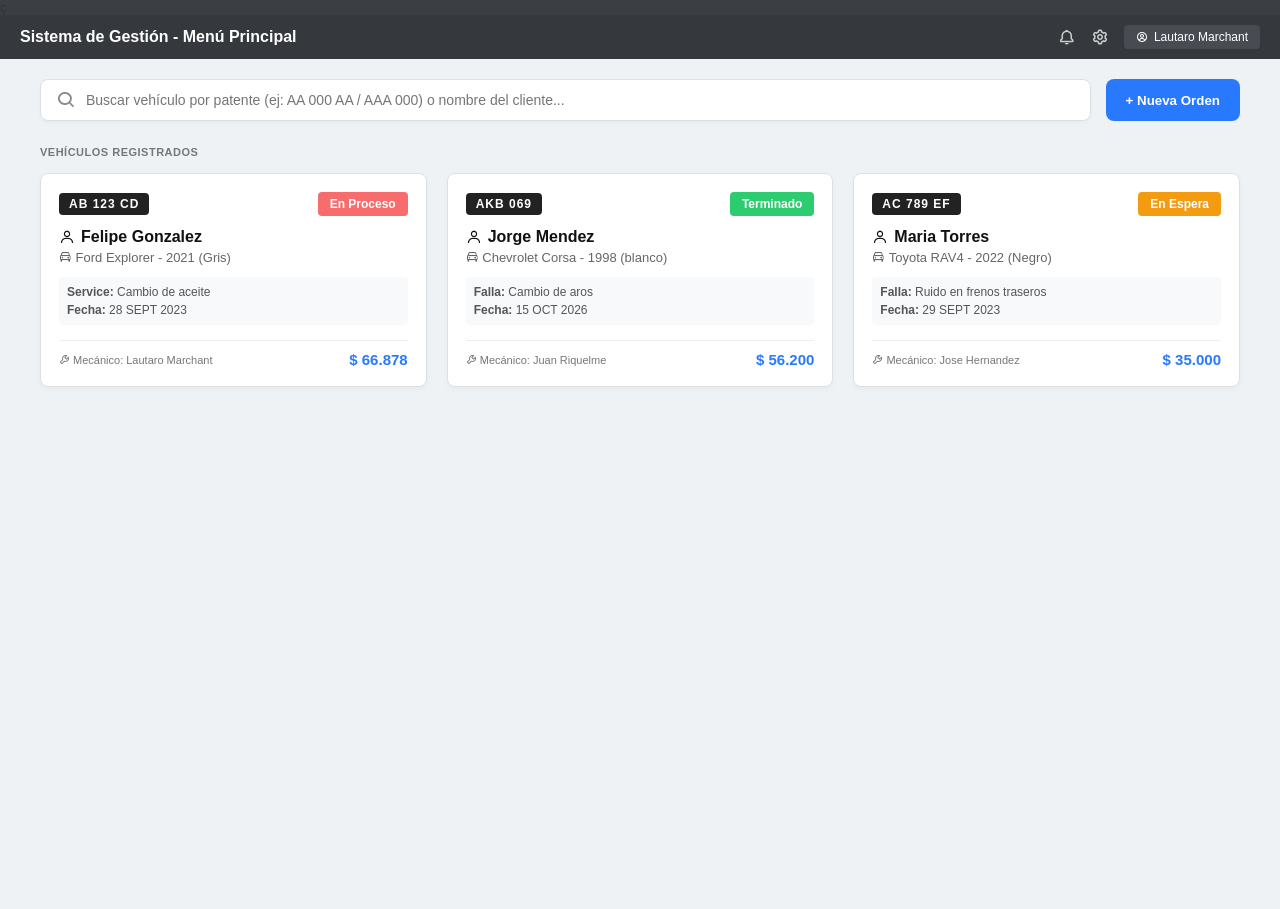
<file: esquema GUI/index.html>
<!DOCTYPE html>
<html lang="es">
<head>
    <meta charset="UTF-8">
    <meta name="viewport" content="width=device-width, initial-scale=1.0">
    <title>Menú Principal - Registro de Vehículos</title>
    <link rel="stylesheet" href="style.css">
    <link href="https://unpkg.com/boxicons@2.1.4/css/boxicons.min.css" rel="stylesheet">
</head>
<body>

        <script src="script.js"></script>ç

    <!-- BARRA SUPERIOR -->
    <header class="navbar-top">
        <div class="nav-left">
            <span class="orden-title">Sistema de Gestión - Menú Principal</span>
        </div>
        <div class="nav-right">
            <i class="bx bx-bell nav-btn"></i>
            <i class="bx bx-cog nav-btn"></i>
            <div class="mecanico-box">
                <i class="bx bx-user-circle"></i> Lautaro Marchant
            </div>
        </div>
    </header>

    <!-- CONTENEDOR PRINCIPAL -->
    <main class="contenedor-menu-principal">
        
        <!-- BARRA DE BÚSQUEDA Y FILTROS -->
        <section class="seccion-busqueda">
            <div class="search-box">
                <i class="bx bx-search icon-search"></i>
                <input type="text" id="inputBuscar" placeholder="Buscar vehículo por patente (ej: AA 000 AA / AAA 000) o nombre del cliente...">
            </div>
            <button class="btn-nuevo-registro">+ Nueva Orden</button>
        </section>

        <!-- LISTA DE VEHÍCULOS EN BASE DE DATOS -->
        <section class="seccion-lista">
            <h2 class="label-title">Vehículos Registrados</h2>

            <div class="contenedor-cards-vehiculos">
                
                <!-- felipe gonzalez -->
                <article class="card-cliente" data-target="detalle.html">
                    <div class="card-cliente-header">
                            <span class="patente-badge">AB 123 CD</span>
                            <span class="tag-badge tag-pendiente">En Proceso</span>
                    </div>
                    <div class="card-cliente-body">
                        <h3><i class="bx bx-user"></i> Felipe Gonzalez</h3>
                        <p class="vehiculo-sub"><i class="bx bx-car"></i> Ford Explorer - 2021 (Gris)</p>
                        <div class="info-meta">
                            <span><strong>Service:</strong> Cambio de aceite</span>
                            <span><strong>Fecha:</strong> 28 SEPT 2023</span>
                        </div>
                    </div>
                    <div class="card-cliente-footer">
                        <span class="mecanico-tag"><i class="bx bx-wrench"></i> Mecánico: Lautaro Marchant</span>
                        <span class="monto-total">$ 66.878</span>
                     </div>
                </article>
                
                <!-- jorge mendez -->
                <article class="card-cliente" data-target="index.html">
                    <div class="card-cliente-header">
                        <span class="patente-badge">AKB 069</span>
                        <span class="tag-badge tag-listo">Terminado</span>
                    </div>
                    <div class="card-cliente-body">
                        <h3><i class="bx bx-user"></i> Jorge Mendez</h3>
                        <p class="vehiculo-sub"><i class="bx bx-car"></i> Chevrolet Corsa - 1998 (blanco)</p>
                        <div class="info-meta">
                            <span><strong>Falla:</strong> Cambio de aros</span>
                            <span><strong>Fecha:</strong> 15 OCT 2026</span>
                        </div>
                    </div>
                    <div class="card-cliente-footer">
                        <span class="mecanico-tag"><i class="bx bx-wrench"></i> Mecánico: Juan Riquelme</span>
                        <span class="monto-total">$ 56.200</span>
                    </div>
                </article>

                <!-- maria torres -->
                <article class="card-cliente" data-target="index.html">
                    <div class="card-cliente-header">
                        <span class="patente-badge">AC 789 EF</span>
                        <span class="tag-badge tag-espera">En Espera</span>
                    </div>
                    <div class="card-cliente-body">
                        <h3><i class="bx bx-user"></i> Maria Torres</h3>
                        <p class="vehiculo-sub"><i class="bx bx-car"></i> Toyota RAV4 - 2022 (Negro)</p>
                        <div class="info-meta">
                            <span><strong>Falla:</strong> Ruido en frenos traseros</span>
                            <span><strong>Fecha:</strong> 29 SEPT 2023</span>
                        </div>
                    </div>
                    <div class="card-cliente-footer">
                        <span class="mecanico-tag"><i class="bx bx-wrench"></i> Mecánico: Jose Hernandez</span>
                        <span class="monto-total">$ 35.000</span>
                    </div>
                </article>

            </div>
        </section>

    </main>
</body>
</html>
</file>
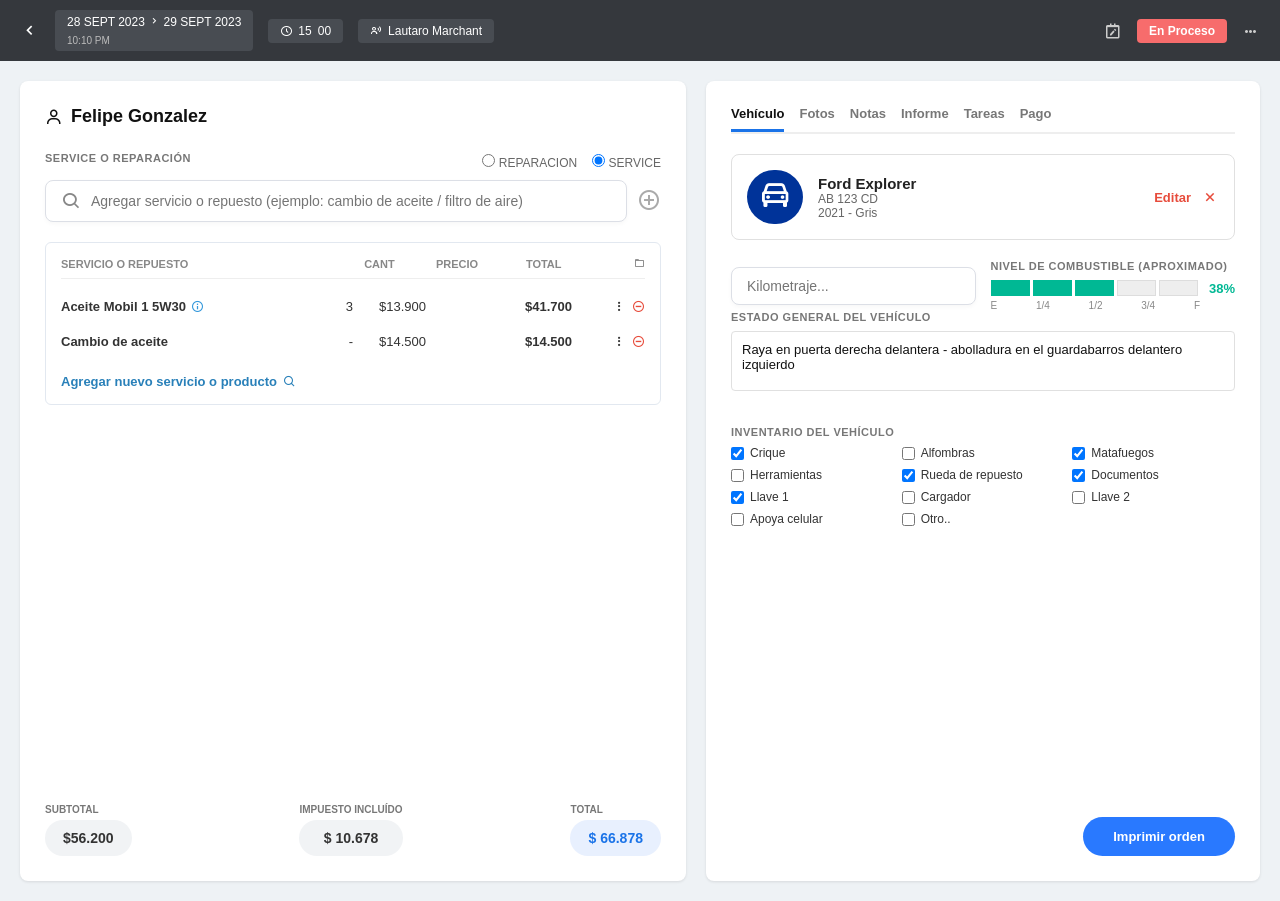
<file: esquema GUI/detalle.html>
<!DOCTYPE html>
<html lang="es">
<head>
    <meta charset="UTF-8">
    <meta name="viewport" content="width=device-width, initial-scale=1.0">
    <title>Orden de Trabajo</title>
    <link rel="stylesheet" href="style.css">
    <link href="https://unpkg.com/boxicons@2.1.4/css/boxicons.min.css" rel="stylesheet">
</head>
<body>

    <header class="navbar-top">
        <div class="nav-left">
            <a href="index.html" style="color: white; text-decoration: none;">
                <i class="bx bx-chevron-left back-icon"></i>
            </a>
            
            <div class="fecha-box">
                <span>28 SEPT 2023 <i class="bx bx-chevron-right"></i> 29 SEPT 2023</span>
                <small>10:10 PM</small>
            </div>

            <div class="hora-box">
                <i class="bx bx-time-five"></i> <span>15</span> <span>00</span>
            </div>

            <div class="mecanico-box">
                <i class="bx bx-user-voice"></i> Lautaro Marchant
            </div>
        </div>

        <div class="nav-right">
            <i class="bx bx-calendar-edit nav-btn"></i>
            <span class="tag-badge tag-pendiente">En Proceso</span>
            <i class="bx bx-dots-horizontal-rounded nav-btn"></i>
        </div>
    </header>

    <main class="contenedor-principal">
        
        <!-- columna izquierda -->
        <section class="columna columna-izquierda">
            <div class="cliente-header">
                <h2><i class="bx bx-user"></i> Felipe Gonzalez</h2>
            </div>

            <div class="seccion-bloque">
                <div class="bloque-header">
                    <label class="label-title">SERVICE O REPARACIÓN</label>
                    <div class="radio-group">
                        <label><input type="radio" name="tipo" > REPARACION</label>
                        <label><input type="radio" name="tipo" checked> SERVICE</label>
                    </div>
                </div>
                <div class="input-box-row">
                    <div class="search-box">
                        <i class="bx bx-search icon-search"></i>
                        <input type="text" id="inputBuscar" placeholder="Agregar servicio o repuesto (ejemplo: cambio de aceite / filtro de aire)">
                    </div>
                    <i class="bx bx-plus-circle icon-add"></i>
                </div>
            </div>

            <!-- Servicio o Producto -->
            <div class="seccion-bloque tabla-servicios">
                <div class="tabla-header-labels">
                    <span class="col-main">SERVICIO O REPUESTO</span>
                    <span class="col-num">CANT</span>
                    <span class="col-num">PRECIO</span>
                    <span class="col-num">TOTAL</span>
                    <span class="col-action"><i class="bx bx-folder"></i></span>
                </div>

                <div class="tabla-fila">
                    <span class="col-main"><strong>Aceite Mobil 1 5W30</strong> <i class="bx bx-info-circle info-icon"></i></span>
                    <span class="col-num">3</span>
                    <span class="col-num">$13.900</span>
                    <span class="col-num"></span>
                    <span class="col-num"><strong>$41.700</strong></span>
                    <span class="col-action">
                        <i class="bx bx-dots-vertical-rounded"></i>
                        <i class="bx bx-minus-circle icon-delete"></i>
                    </span>
                </div>

                <div class="tabla-fila">
                    <span class="col-main"><strong>Cambio de aceite</strong></span>
                    <span class="col-num">-</span>
                    <span class="col-num">$14.500</span>
                    <span class="col-num"></span>
                    <span class="col-num"><strong>$14.500</strong></span>
                    <span class="col-action">
                        <i class="bx bx-dots-vertical-rounded"></i>
                        <i class="bx bx-minus-circle icon-delete"></i>
                    </span>
                </div>

                <div class="btn-agregar-link">
                    <strong>Agregar nuevo servicio o producto</strong> <i class="bx bx-search"></i>
                </div>
            </div>

            <!-- Resumen de Costos -->
            <div class="totales-footer">
                <div class="total-item">
                    <label>SUBTOTAL</label>
                    <div class="total-box">$56.200</div>
                </div>
                <div class="total-item">
                    <label>IMPUESTO INCLUÍDO</label>
                    <div class="total-box">$ 10.678</div>
                </div>
                <div class="total-item">
                    <label>TOTAL</label>
                    <div class="total-box total-destacado">$ 66.878</div>
                </div>
            </div>
        </section>

        <!-- columna derecha -->
        <section class="columna columna-derecha">
            <!-- pestañas -->
            <nav class="tabs-nav">
                <a href="#" class="tab-item active">Vehículo</a>
                <a href="#" class="tab-item">Fotos</a>
                <a href="#" class="tab-item">Notas</a>
                <a href="#" class="tab-item">Informe</a>
                <a href="#" class="tab-item">Tareas</a>
                <a href="#" class="tab-item">Pago</a>
            </nav>

            <!-- card del vehiculo -->
            <div class="card-vehiculo">
                <div class="vehiculo-logo">
                    <i class="bx bx-car"></i>
                </div>
                <div class="vehiculo-info">
                    <h3>Ford Explorer</h3>
                    <p>AB 123 CD</p>
                    <p>2021 - Gris</p>
                </div>
                <div class="vehiculo-acciones">
                    <span class="text-editar">Editar</span>
                    <i class="bx bx-x icon-close"></i>
                </div>
            </div>

            <!-- KILOMETRAJE Y COMBUSTIBLE -->
            <div class="grid-2-cols">
                <div class="input-box-row">
                    <div class="search-box">
                        <input type="text" id="inputKilometros" placeholder="Kilometraje...">
                    </div>
                </div>
                <div>
                    <label class="label-title">Nivel de combustible (aproximado)</label>
                    <div class="combustible-bar">
                        <span class="bar full"></span>
                        <span class="bar full"></span>
                        <span class="bar full"></span>
                        <span class="bar"></span>
                        <span class="bar"></span>
                        <span class="combustible-porcentaje">38%</span>
                    </div>
                    <div class="combustible-labels">
                        <span>E</span><span>1/4</span><span>1/2</span><span>3/4</span><span>F</span>
                    </div>
                </div>
            </div>

            <!-- ESTADO GENERAL -->
            <div class="seccion-bloque">
                <label class="label-title">Estado general del vehículo</label>
                <div class="textarea-fake">Raya en puerta derecha delantera - abolladura en el guardabarros delantero izquierdo</div>
            </div>

            <!-- INVENTARIO DEL VEHÍCULO -->
            <div class="inventario-seccion">
                <label class="label-title">Inventario del vehículo</label>
                <div class="inventario-grid">
                    <label><input type="checkbox" checked> Crique</label>
                    <label><input type="checkbox"> Alfombras</label>

                    <label><input type="checkbox" checked> Matafuegos</label>
                    <label><input type="checkbox"> Herramientas</label>
                    <label><input type="checkbox" checked> Rueda de repuesto</label>

                    <label><input type="checkbox" checked> Documentos</label>
                    <label><input type="checkbox" checked> Llave 1</label>

                    <label><input type="checkbox"> Cargador</label>
                    <label><input type="checkbox"> Llave 2</label>
                    <label><input type="checkbox"> Apoya celular</label>

                    <label><input type="checkbox"> Otro..</label>
                </div>
            </div>

            <!-- BOTÓN ACCIÓN FINAL -->
            <div class="imprimir-container">
                <button class="btn-imprimir">Imprimir orden</button>
            </div>
        </section>

    </main>

</body>
</html>
</file>
<file: esquema GUI/style.css>
* {
    box-sizing: border-box;
    margin: 0;
    padding: 0;
    font-family: -apple-system, BlinkMacSystemFont, "Segoe UI", Roboto, Helvetica, Arial, sans-serif;
}

body {
    background-color: #3b3f44; 
    color: #333;
    font-size: 13px;
}


.navbar-top {
    background-color: #35383d;
    color: #fff;
    display: flex;
    justify-content: space-between;
    align-items: center;
    padding: 10px 20px;
}

.nav-left, .nav-right {
    display: flex;
    align-items: center;
    gap: 15px;
}

.back-icon {
    font-size: 20px;
    cursor: pointer;
}

.orden-title {
    font-weight: bold;
    font-size: 16px;
}

.fecha-box, .hora-box, .mecanico-box {
    background-color: #484c52;
    padding: 5px 12px;
    border-radius: 4px;
    display: flex;
    align-items: center;
    gap: 6px;
    font-size: 12px;
}

.fecha-box {
    flex-direction: column;
    align-items: flex-start;
}

.fecha-box small {
    color: #bbb;
    font-size: 10px;
}

.nav-btn {
    font-size: 18px;
    color: #ccc;
}

.tag-badge {
    padding: 5px 12px;
    border-radius: 4px;
    font-weight: bold;
    font-size: 12px;
}

.tag-listo {
    background-color:#00b894;
    color: white;
}
.tag-pendiente {
    background-color: #f76c6c;
    color: white;
}

.btn-pago {
    background-color: #00b894;
    color: white;
    border: none;
    padding: 8px 16px;
    border-radius: 4px;
    font-weight: bold;
}


.contenedor-principal {
    display: flex;
    gap: 20px;
    padding: 20px;
    background-color: #eef2f5;
    min-height: calc(100vh - 60px);
}

.columna {
    background-color: #ffffff;
    border-radius: 8px;
    padding: 25px;
    box-shadow: 0 1px 3px rgba(0,0,0,0.1);
    display: flex;
    flex-direction: column;
}

.columna-izquierda {
    flex: 1.1;
}

.columna-derecha {
    flex: 0.9;
}


.cliente-header {
    display: flex;
    justify-content: space-between;
    align-items: center;
    margin-bottom: 25px;
}

.cliente-header h2 {
    font-size: 18px;
    display: flex;
    align-items: center;
    gap: 8px;
    color: #111;
}

.icon-expand {
    font-size: 18px;
    color: #777;
}

.seccion-bloque {
    margin-bottom: 20px;
}

.label-title {
    font-size: 11px;
    font-weight: bold;
    color: #777;
    letter-spacing: 0.5px;
    text-transform: uppercase;
    display: block;
    margin-bottom: 8px;
}

.bloque-header {
    display: flex;
    justify-content: space-between;
    align-items: center;
    margin-bottom: 8px;
}

.radio-group {
    display: flex;
    gap: 15px;
    font-size: 12px;
    color: #666;
}

.input-box-row {
    display: flex;
    align-items: center;
    gap: 10px;
}

.input-fake {
    flex: 1;
    border: 1px solid #e0e0e0;
    border-radius: 4px;
    padding: 10px 14px;
    background-color: #fff;
    color: #333;
    font-size: 13px;
}

.icon-add {
    font-size: 24px;
    color: #aaa;
}

/* TABLA DE SERVICIOS */
.tabla-servicios {
    border: 1px solid #e2e8f0;
    border-radius: 6px;
    padding: 15px;
}

.tabla-header-labels {
    display: flex;
    color: #888;
    font-size: 11px;
    font-weight: bold;
    border-bottom: 1px solid #eee;
    padding-bottom: 8px;
    margin-bottom: 10px;
}

.tabla-fila {
    display: flex;
    align-items: center;
    padding: 10px 0;
}

.col-main { flex: 3; display: flex; align-items: center; gap: 5px; }
.col-num { flex: 1; text-align: right; }
.col-action { flex: 1; text-align: right; display: flex; justify-content: flex-end; gap: 6px; }

.info-icon { color: #3498db; }
.icon-check { color: #888; }
.icon-delete { color: #e74c3c; }

.btn-agregar-link {
    margin-top: 15px;
    color: #2980b9;
    display: flex;
    align-items: center;
    gap: 6px;
    font-size: 13px;
}


.totales-footer {
    margin-top: auto;
    display: flex;
    gap: 10px;
    justify-content: space-between;
    padding-top: 20px;
}

.total-item {
    display: flex;
    flex-direction: column;
    gap: 5px;
}

.total-item label {
    font-size: 10px;
    color: #777;
    font-weight: bold;
}

.badge-discount {
    background-color: #ccc;
    color: #fff;
    width: 32px;
    height: 32px;
    border-radius: 50%;
    display: flex;
    align-items: center;
    justify-content: center;
    font-weight: bold;
}

.total-box {
    background-color: #f1f3f5;
    padding: 10px 18px;
    border-radius: 20px;
    font-weight: bold;
    font-size: 14px;
    text-align: center;
}

.total-destacado {
    background-color: #e8f0fe;
    color: #1a73e8;
}


.tabs-nav {
    display: flex;
    gap: 15px;
    border-bottom: 2px solid #eee;
    margin-bottom: 20px;
}

.tab-item {
    text-decoration: none;
    color: #777;
    font-weight: bold;
    padding-bottom: 8px;
    font-size: 13px;
}

.tab-item.active {
    color: #111;
    border-bottom: 3px solid #1a73e8;
}

.card-vehiculo {
    border: 1px solid #e0e0e0;
    border-radius: 8px;
    padding: 15px;
    display: flex;
    align-items: center;
    gap: 15px;
    margin-bottom: 20px;
    position: relative;
}

.vehiculo-logo {
    font-size: 32px;
    background: #003399;
    color: white;
    padding: 8px 12px;
    border-radius: 50px;
}

.vehiculo-info h3 {
    font-size: 15px;
    color: #222;
}

.vehiculo-info p {
    color: #666;
    font-size: 12px;
}

.vehiculo-acciones {
    margin-left: auto;
    display: flex;
    align-items: center;
    gap: 10px;
}

.text-editar {
    color: #e74c3c;
    font-weight: bold;
}

.icon-close {
    color: #e74c3c;
    font-size: 18px;
}

.grid-2-cols {
    display: grid;
    grid-template-columns: 1fr 1fr;
    gap: 15px;
}

.border-grey {
    border: 1px solid #ccc;
}

/* COMBUSTIBLE BAR */
.combustible-bar {
    display: flex;
    gap: 3px;
    align-items: center;
}

.combustible-bar .bar {
    height: 16px;
    flex: 1;
    background-color: #eee;
    border: 1px solid #ddd;
}

.combustible-bar .bar.full {
    background-color: #00b894;
    border-color: #00b894;
}

.combustible-porcentaje {
    margin-left: 8px;
    color: #00b894;
    font-weight: bold;
}

.combustible-labels {
    display: flex;
    justify-content: space-between;
    font-size: 10px;
    color: #888;
    margin-top: 4px;
    padding-right: 35px;
}

.margin-v {
    margin: 15px 0;
}

.btn-gris {
    background-color: #6c757d;
    color: white;
    border: none;
    padding: 10px;
    border-radius: 6px;
    font-weight: 500;
    display: flex;
    align-items: center;
    justify-content: center;
    gap: 6px;
}

.textarea-fake {
    border: 1px solid #e0e0e0;
    border-radius: 4px;
    padding: 10px;
    height: 60px;
    color: #111;
    font-weight: 500;
}

/* INVENTARIO */
.inventario-seccion {
    margin-top: 15px;
}

.inventario-grid {
    display: grid;
    grid-template-columns: repeat(3, 1fr);
    gap: 8px;
    font-size: 12px;
    color: #333;
}

.inventario-grid label {
    display: flex;
    align-items: center;
    gap: 6px;
}

.imprimir-container {
    margin-top: auto;
    display: flex;
    justify-content: flex-end;
    padding-top: 15px;
}

.btn-imprimir {
    background-color: #2979ff;
    color: white;
    border: none;
    padding: 12px 30px;
    border-radius: 25px;
    font-weight: bold;
    font-size: 13px;
}

/* --- ESTILOS ADICIONALES PARA EL MENÚ PRINCIPAL --- */
.contenedor-menu-principal {
    padding: 20px 40px;
    background-color: #eef2f5;
    min-height: calc(100vh - 50px);
}

.seccion-busqueda {
    display: flex;
    gap: 15px;
    margin-bottom: 25px;
}

.search-box {
    flex: 1;
    background-color: #fff;
    display: flex;
    align-items: center;
    padding: 10px 15px;
    border-radius: 8px;
    border: 1px solid #dcdfe6;
    box-shadow: 0 2px 4px rgba(0,0,0,0.03);
}

.icon-search {
    font-size: 20px;
    color: #888;
    margin-right: 10px;
}

.search-box input {
    width: 100%;
    border: none;
    outline: none;
    font-size: 14px;
}

.btn-nuevo-registro {
    background-color: #2979ff;
    color: #fff;
    border: none;
    padding: 0 20px;
    border-radius: 8px;
    font-weight: bold;
    cursor: pointer;
}

/* CARDS DE CLIENTES */
.contenedor-cards-vehiculos {
    display: grid;
    grid-template-columns: repeat(auto-fill, minmax(320px, 1fr));
    gap: 20px;
    margin-top: 15px;
}

.card-cliente {
    background-color: #fff;
    border-radius: 8px;
    padding: 18px;
    border: 1px solid #e0e0e0;
    box-shadow: 0 2px 5px rgba(0,0,0,0.04);
    cursor: pointer;
    display: flex;
    flex-direction: column;
    justify-content: space-between;
}

.card-cliente:hover {
    border-color: #2979ff;
}

.card-cliente-header {
    display: flex;
    justify-content: space-between;
    align-items: center;
    margin-bottom: 12px;
}

.patente-badge {
    background-color: #222;
    color: #fff;
    padding: 4px 10px;
    border-radius: 4px;
    font-weight: bold;
    letter-spacing: 1px;
    font-size: 12px;
}

.tag-listo { background-color: #2ecc71; color: white; }
.tag-espera { background-color: #f39c12; color: white; }

.card-cliente-body h3 {
    font-size: 16px;
    color: #111;
    margin-bottom: 4px;
    display: flex;
    align-items: center;
    gap: 6px;
}

.vehiculo-sub {
    color: #666;
    font-size: 13px;
    margin-bottom: 12px;
}

.info-meta {
    display: flex;
    flex-direction: column;
    gap: 4px;
    font-size: 12px;
    color: #555;
    background-color: #f8f9fa;
    padding: 8px;
    border-radius: 4px;
    margin-bottom: 15px;
}

.card-cliente-footer {
    display: flex;
    justify-content: space-between;
    align-items: center;
    border-top: 1px solid #eee;
    padding-top: 10px;
}

.mecanico-tag {
    font-size: 11px;
    color: #777;
}

.monto-total {
    font-weight: bold;
    color: #2979ff;
    font-size: 15px;
}
</file>
